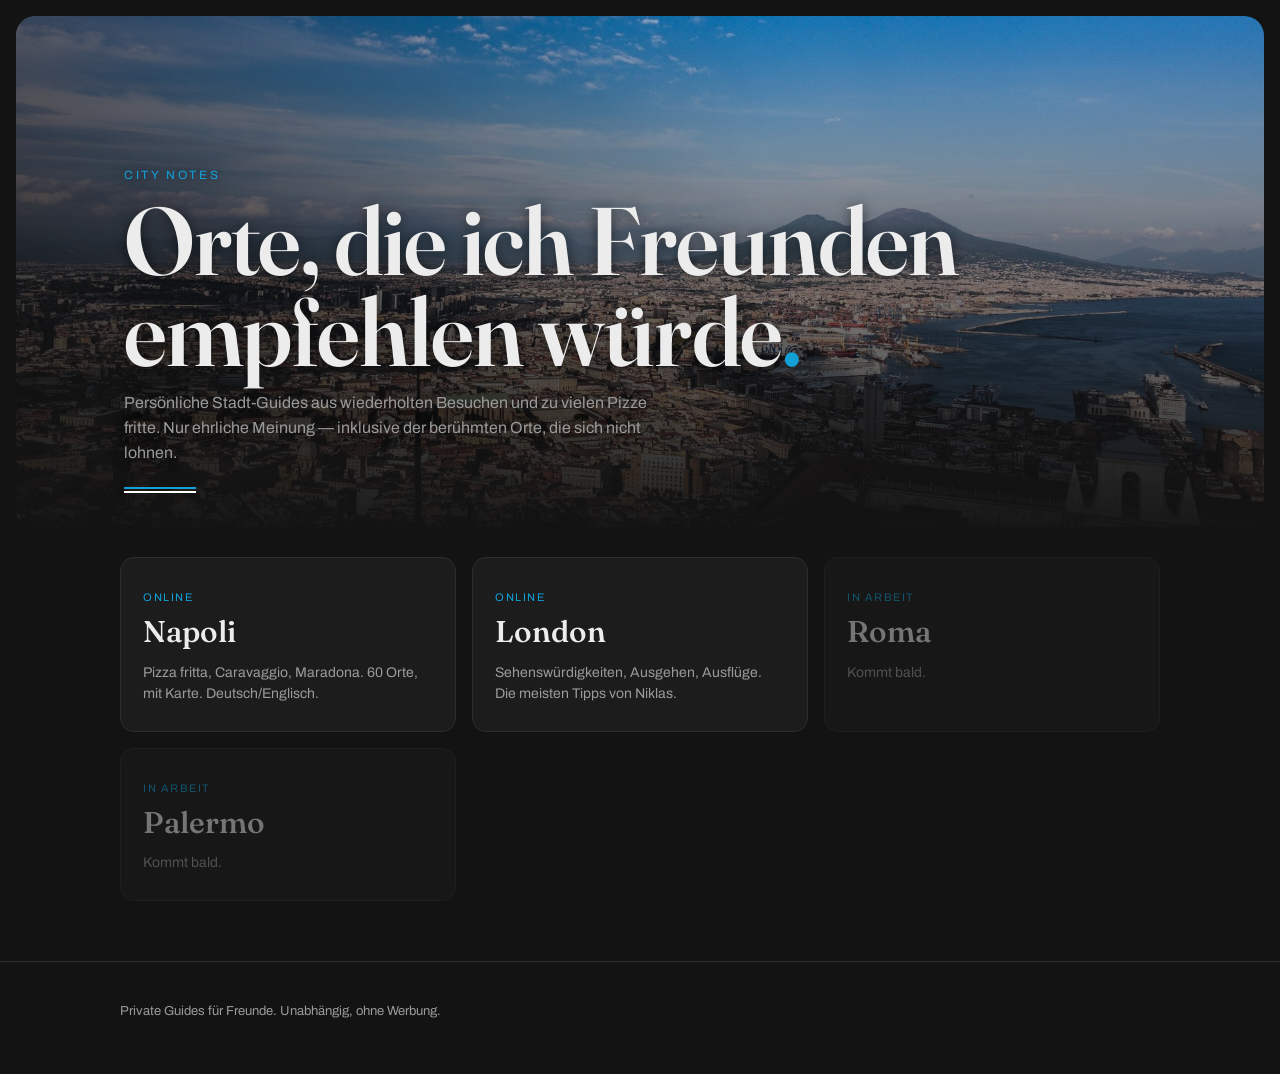
<file: index.html>
<!DOCTYPE html>
<html lang="de">
<head>
<meta charset="UTF-8">
<meta name="viewport" content="width=device-width, initial-scale=1.0">
<title>City Notes</title>
<link rel="preconnect" href="https://fonts.googleapis.com">
<link rel="preconnect" href="https://fonts.gstatic.com" crossorigin>
<link href="https://fonts.googleapis.com/css2?family=Fraunces:opsz,wght@9..144,400..700&family=Archivo:wght@400;500;600&display=swap" rel="stylesheet">
<link rel="stylesheet" href="css/style.css">
</head>
<body data-lang="de">

<header class="hero hero-img">
  <img class="hero-bg" src="images/hero-napoli.jpg" alt=""
       onerror="this.closest('header').classList.remove('hero-img'); this.remove();">
  <div class="hero-content wrap">
    <p class="eyebrow">City Notes</p>
    <h1>Orte, die ich Freunden<br>empfehlen würde<span class="accent">.</span></h1>
    <p class="sub">Persönliche Stadt-Guides aus wiederholten Besuchen und zu vielen Pizze fritte.
       Nur ehrliche Meinung — inklusive der berühmten Orte, die sich nicht lohnen.</p>
    <div class="rule" aria-hidden="true"></div>
  </div>
</header>

<main class="wrap">
  <div class="cities">
    <a class="city-card" href="naples.html">
      <span class="tag">Online</span>
      <h2>Napoli</h2>
      <p>Pizza fritta, Caravaggio, Maradona. 60 Orte, mit Karte. Deutsch/Englisch.</p>
    </a>
    <a class="city-card" href="london.html">
      <span class="tag">Online</span>
      <h2>London</h2>
      <p>Sehenswürdigkeiten, Ausgehen, Ausflüge. Die meisten Tipps von Niklas.</p>
    </a>
    <a class="city-card soon" href="#" aria-disabled="true">
      <span class="tag">In Arbeit</span>
      <h2>Roma</h2>
      <p>Kommt bald.</p>
    </a>
    <a class="city-card soon" href="#" aria-disabled="true">
      <span class="tag">In Arbeit</span>
      <h2>Palermo</h2>
      <p>Kommt bald.</p>
    </a>
  </div>
</main>

<footer>
  <div class="wrap"><p>Private Guides für Freunde. Unabhängig, ohne Werbung.</p></div>
</footer>

</body>
</html>
</file>
<file: css/style.css>
/* ============================================================
   City Notes — stylesheet
   Neutral anthracite base; each city sets one --accent colour.
   --ink     #131313  page background (anthracite)
   --panel   #1C1C1C  card surface
   --panel-2 #232323  raised surface (popups)
   --line    #2E2E2E  hairlines
   --cream   #ECECEC  primary text
   --muted   #9A9A9A  secondary text
   --accent  (per city) links, active chip, H1 accent, rule
   ============================================================ */

:root {
  --ink: #131313;
  --ink-rgb: 19, 19, 19;
  --panel: #1c1c1c;
  --panel-2: #232323;
  --line: #2e2e2e;
  --cream: #ececec;
  --muted: #9a9a9a;
  /* Naples accent + category colours (default theme) */
  --accent: #12a0d7;
  --amber: #12a0d7;
  --c-pizza: #f0a94e;
  --c-street: #ef7f6b;
  --c-coffee: #d9c27c;
  --c-bars: #c96f85;
  --c-sights: #12a0d7;
  --c-trips: #7fcf9b;
  --radius: 14px;
  --font-display: "Fraunces", Georgia, serif;
  --font-body: "Archivo", -apple-system, "Segoe UI", sans-serif;
}

* { box-sizing: border-box; }

html { scroll-behavior: smooth; }
@media (prefers-reduced-motion: reduce) {
  html { scroll-behavior: auto; }
  * { animation: none !important; transition: none !important; }
}

body {
  margin: 0;
  background: var(--ink);
  color: var(--cream);
  font-family: var(--font-body);
  font-size: 16px;
  line-height: 1.55;
  -webkit-font-smoothing: antialiased;
}

a { color: var(--accent); text-decoration: none; }
a:hover { text-decoration: underline; }
a:focus-visible, button:focus-visible {
  outline: 2px solid var(--amber);
  outline-offset: 2px;
  border-radius: 4px;
}

.wrap { max-width: 1080px; margin: 0 auto; padding: 0 20px; }

/* ---------- hero ---------- */
.hero-content { padding: 56px 0 28px; }
.hero { position: relative; }
.hero-img {
  position: relative; overflow: hidden;
  margin: 16px 16px 0;
  border-radius: 20px;
}
.hero-img .hero-bg {
  position: absolute; inset: 0; width: 100%; height: 100%;
  object-fit: cover; object-position: center 62%;
}
.hero-img::after {
  content: ""; position: absolute; inset: 0;
  background:
    linear-gradient(to top, rgba(var(--ink-rgb), 0.96) 0%, rgba(var(--ink-rgb), 0.55) 45%, rgba(var(--ink-rgb), 0.15) 100%),
    linear-gradient(to right, rgba(var(--ink-rgb), 0.55) 0%, rgba(var(--ink-rgb), 0) 60%);
}
.hero-img .hero-content {
  position: relative; z-index: 2;
  padding: 150px 24px 34px;
  text-shadow: 0 1px 14px rgba(0,0,0,0.55);
}
.hero-img .sub, .hero-img .updated { color: #dcdcdc; }
.hero .eyebrow {
  font-size: 12px; letter-spacing: 0.22em; text-transform: uppercase;
  color: var(--amber); margin: 0 0 10px;
}
.hero h1 {
  font-family: var(--font-display);
  font-weight: 600;
  font-size: clamp(52px, 9vw, 96px);
  line-height: 0.95;
  margin: 0 0 14px;
  letter-spacing: -0.01em;
}
.hero h1 .accent { color: var(--accent); }
.hero .sub { color: var(--muted); max-width: 60ch; margin: 0; }
.hero .updated { color: var(--muted); font-size: 13px; margin-top: 10px; }

/* language switch: fixed top-right corner of the hero photo on every page,
   so it never competes with the filter bar for space. */
.hero-lang-btn {
  position: absolute;
  top: max(16px, env(safe-area-inset-top));
  right: 16px;
  z-index: 3;
  font-family: var(--font-body);
  font-size: 13px;
  font-weight: 600;
  letter-spacing: 0.04em;
  color: var(--cream);
  background: rgba(20, 20, 20, 0.55);
  backdrop-filter: blur(6px);
  -webkit-backdrop-filter: blur(6px);
  border: 1px solid rgba(255, 255, 255, 0.28);
  border-radius: 999px;
  padding: 7px 14px;
  cursor: pointer;
}
.hero-lang-btn:hover { background: rgba(20, 20, 20, 0.75); }

/* scudetto rule: the double stripe under section titles */
.rule {
  height: 6px; width: 72px; margin: 22px 0 0;
  background: linear-gradient(to bottom, var(--accent) 0 2px, transparent 2px 4px, #ffffff 4px 6px);
}

/* ---------- sticky filter bar ---------- */
.bar {
  position: sticky; top: 0; z-index: 500;
  background: rgba(var(--ink-rgb), 0.92);
  backdrop-filter: blur(8px);
  border-bottom: 1px solid var(--line);
  padding: 10px 0;
}
.bar-inner { display: flex; gap: 8px; align-items: center; flex-wrap: wrap; }
.chips { display: flex; gap: 8px; flex-wrap: wrap; }
.chip {
  font-family: var(--font-body);
  font-size: 13px;
  color: var(--muted);
  background: var(--panel);
  border: 1px solid var(--line);
  border-radius: 999px;
  padding: 7px 14px;
  cursor: pointer;
  transition: color .15s, border-color .15s, background .15s;
}
.chip:hover { color: var(--cream); }
.chip.active { color: var(--ink); background: var(--cream); border-color: var(--cream); font-weight: 600; }
.chip .dot {
  display: inline-block; width: 8px; height: 8px; border-radius: 50%;
  margin-right: 6px; vertical-align: 1px;
}
.search {
  margin-left: auto;
  background: var(--panel);
  border: 1px solid var(--line);
  border-radius: 999px;
  color: var(--cream);
  padding: 7px 14px;
  font-size: 13px;
  font-family: var(--font-body);
  min-width: 150px;
}
.search::placeholder { color: var(--muted); }

/* ---------- map ---------- */
.map-section { padding: 26px 0 6px; }
#map {
  height: 380px;
  border-radius: var(--radius);
  border: 1px solid var(--line);
  z-index: 1;
}
.map-actions { display: flex; gap: 10px; margin-top: 10px; }
.map-btn {
  font-size: 12.5px; color: var(--muted);
  background: var(--panel); border: 1px solid var(--line);
  border-radius: 999px; padding: 6px 12px; cursor: pointer;
}
.map-btn:hover { color: var(--cream); }
.leaflet-popup-content-wrapper, .leaflet-popup-tip {
  background: var(--panel-2); color: var(--cream);
}
.leaflet-popup-content { font-family: var(--font-body); font-size: 13.5px; }
.leaflet-popup-content a { color: var(--accent); }
.leaflet-container a.leaflet-popup-close-button { color: var(--muted); }

/* ---------- cards ---------- */
.grid-section { padding: 20px 0 40px; }
.count { color: var(--muted); font-size: 13px; margin: 0 0 16px; }
.grid {
  display: grid;
  grid-template-columns: repeat(auto-fill, minmax(300px, 1fr));
  gap: 16px;
}
.card {
  background: var(--panel);
  border: 1px solid var(--line);
  border-radius: var(--radius);
  padding: 18px 18px 16px;
  display: flex; flex-direction: column;
  border-top: 3px solid var(--cat, var(--line));
}
.card img.photo {
  width: calc(100% + 36px);
  margin: -18px -18px 14px;
  border-radius: calc(var(--radius) - 3px) calc(var(--radius) - 3px) 0 0;
  aspect-ratio: 3 / 2;
  object-fit: cover;
}
.card .meta {
  display: flex; align-items: baseline; gap: 8px; flex-wrap: wrap;
  font-size: 11.5px; letter-spacing: 0.08em; text-transform: uppercase;
  color: var(--muted); margin-bottom: 6px;
}
.card .meta .catlabel { color: var(--cat, var(--muted)); font-weight: 600; }
.card h3 {
  font-family: var(--font-display);
  font-weight: 550;
  font-size: 21px;
  line-height: 1.15;
  margin: 0 0 8px;
}
.card h3 .star { color: var(--amber); font-size: 17px; }
.badge {
  display: inline-block; font-size: 10.5px; letter-spacing: 0.06em;
  text-transform: uppercase; border-radius: 4px; padding: 2px 7px;
  margin-left: 6px; vertical-align: 2px; font-family: var(--font-body); font-weight: 600;
}
.badge.todo { background: rgba(255,255,255,0.09); color: var(--muted); }
.badge.closed { background: #4a2530; color: #e89aa8; }
.badge.closing { background: #4a3a18; color: #f0c980; }
.card p.desc { color: #c9c9c9; font-size: 14.5px; margin: 0 0 14px; flex: 1; }
.card .links { display: flex; gap: 14px; flex-wrap: wrap; font-size: 13.5px; }
.card .links a::after { content: " ↗"; font-size: 11px; }

/* ---------- info section ---------- */
.info-section { border-top: 1px solid var(--line); padding: 40px 0 30px; }
.info-section h2, .grid-section h2, .map-section h2 {
  font-family: var(--font-display); font-weight: 550;
  font-size: 28px; margin: 0 0 6px;
}
.info-grid {
  display: grid; grid-template-columns: repeat(auto-fit, minmax(280px, 1fr));
  gap: 16px; margin-top: 22px;
}
.info-card {
  background: var(--panel); border: 1px solid var(--line);
  border-radius: var(--radius); padding: 20px;
}
.info-card h3 {
  font-family: var(--font-display); font-weight: 550;
  font-size: 19px; margin: 0 0 10px; color: var(--amber);
}
.info-card p, .info-card li { color: #c9c9c9; font-size: 14.5px; }
.info-card p { margin: 0 0 10px; }
.info-card ul { margin: 0; padding-left: 18px; }
.info-card li { margin-bottom: 6px; }
.info-card table { width: 100%; border-collapse: collapse; font-size: 14px; }
.info-card td { padding: 5px 0; border-bottom: 1px solid var(--line); color: #c9c9c9; }
.info-card td:last-child { text-align: right; white-space: nowrap; color: var(--cream); }
.info-card tr:last-child td { border-bottom: none; }

/* ---------- footer ---------- */
footer {
  border-top: 1px solid var(--line);
  padding: 26px 0 40px;
  color: var(--muted); font-size: 13px;
}
footer a { color: var(--muted); text-decoration: underline; }

/* ---------- landing page ---------- */
.cities {
  display: grid; grid-template-columns: repeat(auto-fill, minmax(260px, 1fr));
  gap: 16px; padding: 30px 0 60px;
}
.city-card {
  display: block; background: var(--panel);
  border: 1px solid var(--line); border-radius: var(--radius);
  padding: 26px 22px; color: var(--cream);
  transition: border-color .15s, transform .15s;
}
.city-card:hover { border-color: var(--accent); text-decoration: none; transform: translateY(-2px); }
.city-card h2 { font-family: var(--font-display); font-weight: 550; font-size: 30px; margin: 0 0 6px; }
.city-card p { color: var(--muted); font-size: 14px; margin: 0; }
.city-card.soon { opacity: 0.45; pointer-events: none; }
.city-card .tag {
  font-size: 11px; letter-spacing: 0.14em; text-transform: uppercase;
  color: var(--amber);
}

@media (max-width: 640px) {
  #map { height: 300px; }
}


/* ---------- language toggle ---------- */
body[data-lang="de"] .lang-en { display: none; }
body[data-lang="en"] .lang-de { display: none; }

/* ---------- map/list sync toggle & card highlight ---------- */
.map-btn.active { color: var(--ink); background: var(--cream); border-color: var(--cream); font-weight: 600; }
.card.flash { animation: cardflash 1.6s ease; }
@keyframes cardflash {
  0%, 60% { border-color: var(--amber); box-shadow: 0 0 0 1px var(--amber); }
  100% { border-color: var(--line); box-shadow: none; }
}


/* ---------- search clear button ---------- */
.search-wrap { position: relative; margin-left: auto; display: inline-flex; }
.search-wrap .search { margin-left: 0; padding-right: 30px; }
.search-clear {
  position: absolute; right: 6px; top: 50%; transform: translateY(-50%);
  width: 20px; height: 20px; border: none; border-radius: 50%;
  background: var(--line); color: var(--cream);
  font-size: 13px; line-height: 20px; text-align: center; cursor: pointer;
  padding: 0; display: none;
}
.search-clear:hover { background: var(--accent); color: var(--ink); }
.search-wrap.has-value .search-clear { display: block; }
/* hide the ugly native webkit clear cross, we use our own */
.search::-webkit-search-cancel-button { -webkit-appearance: none; appearance: none; }
/* iOS Safari zooms the page in on focus if an input's font-size is below
   16px. Force 16px on the search field to prevent that (desktop keeps the
   same visual size because the field's padding/height don't change). */
.search { font-size: 16px; }

/* mobile-only icon that opens the search row (Solution B); hidden on desktop */
.search-toggle {
  display: none;
  width: 34px; height: 34px; flex: 0 0 auto;
  align-items: center; justify-content: center;
  color: var(--muted);
  background: var(--panel);
  border: 1px solid var(--line);
  border-radius: 50%;
  cursor: pointer;
  margin-left: auto;
}
.search-toggle:hover { color: var(--cream); }
.search-toggle.active { color: var(--ink); background: var(--cream); border-color: var(--cream); }



/* ============================================================
   THEME: London — TfL accent on the shared anthracite base.
   Only the accent + category colours change; background stays neutral.
   ============================================================ */
body.theme-london {
  --accent: #e1251b;   /* TfL roundel red */
  --c-sights: #00a0e2; /* Victoria/Piccadilly blue */
  --c-food: #f4a13c;   /* warm amber, distinct from the red/yellow */
  --c-night: #e1251b;  /* Central red */
  --c-day: #ffd300;    /* Circle yellow */
  --c-shop: #b48ee0;   /* soft violet, distinct from all transport-line colours */
  --c-trips: #6bcf97;  /* District-ish green */
}


/* ============================================================
   Compact sticky filter bar on phones (Solution B)
   Row 1: [chips ← scroll →] [🔍 toggle]   — never touched by search width
   Row 2: [search ...................][✕] — only present while open
   The language button lives in the hero photo, not in this bar at all,
   so it can never be squeezed out.
   ============================================================ */
@media (max-width: 700px) {
  .bar { padding: 7px 0; }
  .bar-inner {
    display: flex; flex-wrap: wrap; gap: 6px; align-items: center;
  }

  /* chips: one scrollable line, full width of row 1 minus the toggle */
  .chips {
    flex: 1 1 auto;
    min-width: 0;
    flex-wrap: nowrap;
    overflow-x: auto;
    scroll-snap-type: x proximity;
    -webkit-overflow-scrolling: touch;
    scrollbar-width: none;
    -webkit-mask-image: linear-gradient(to right, #000 calc(100% - 18px), transparent 100%);
    mask-image: linear-gradient(to right, #000 calc(100% - 18px), transparent 100%);
  }
  .chips::-webkit-scrollbar { display: none; }
  .chip {
    flex: 0 0 auto;
    scroll-snap-align: start;
    font-size: 12.5px;
    padding: 6px 11px;
  }

  .search-toggle { display: flex; }

  /* search row: full width, own line, collapsed by default */
  .search-wrap {
    order: 3;
    flex: 1 1 100%;
    width: 100%;
    max-height: 0;
    overflow: hidden;
    margin: 0;
    transition: max-height .18s ease;
  }
  .bar-inner.search-open .search-wrap {
    max-height: 44px;
    margin-top: 6px;
  }
  .search-wrap .search { width: 100%; }

  /* map buttons also wrap a lot on small screens */
  .map-actions { flex-wrap: wrap; }
}
</file>
